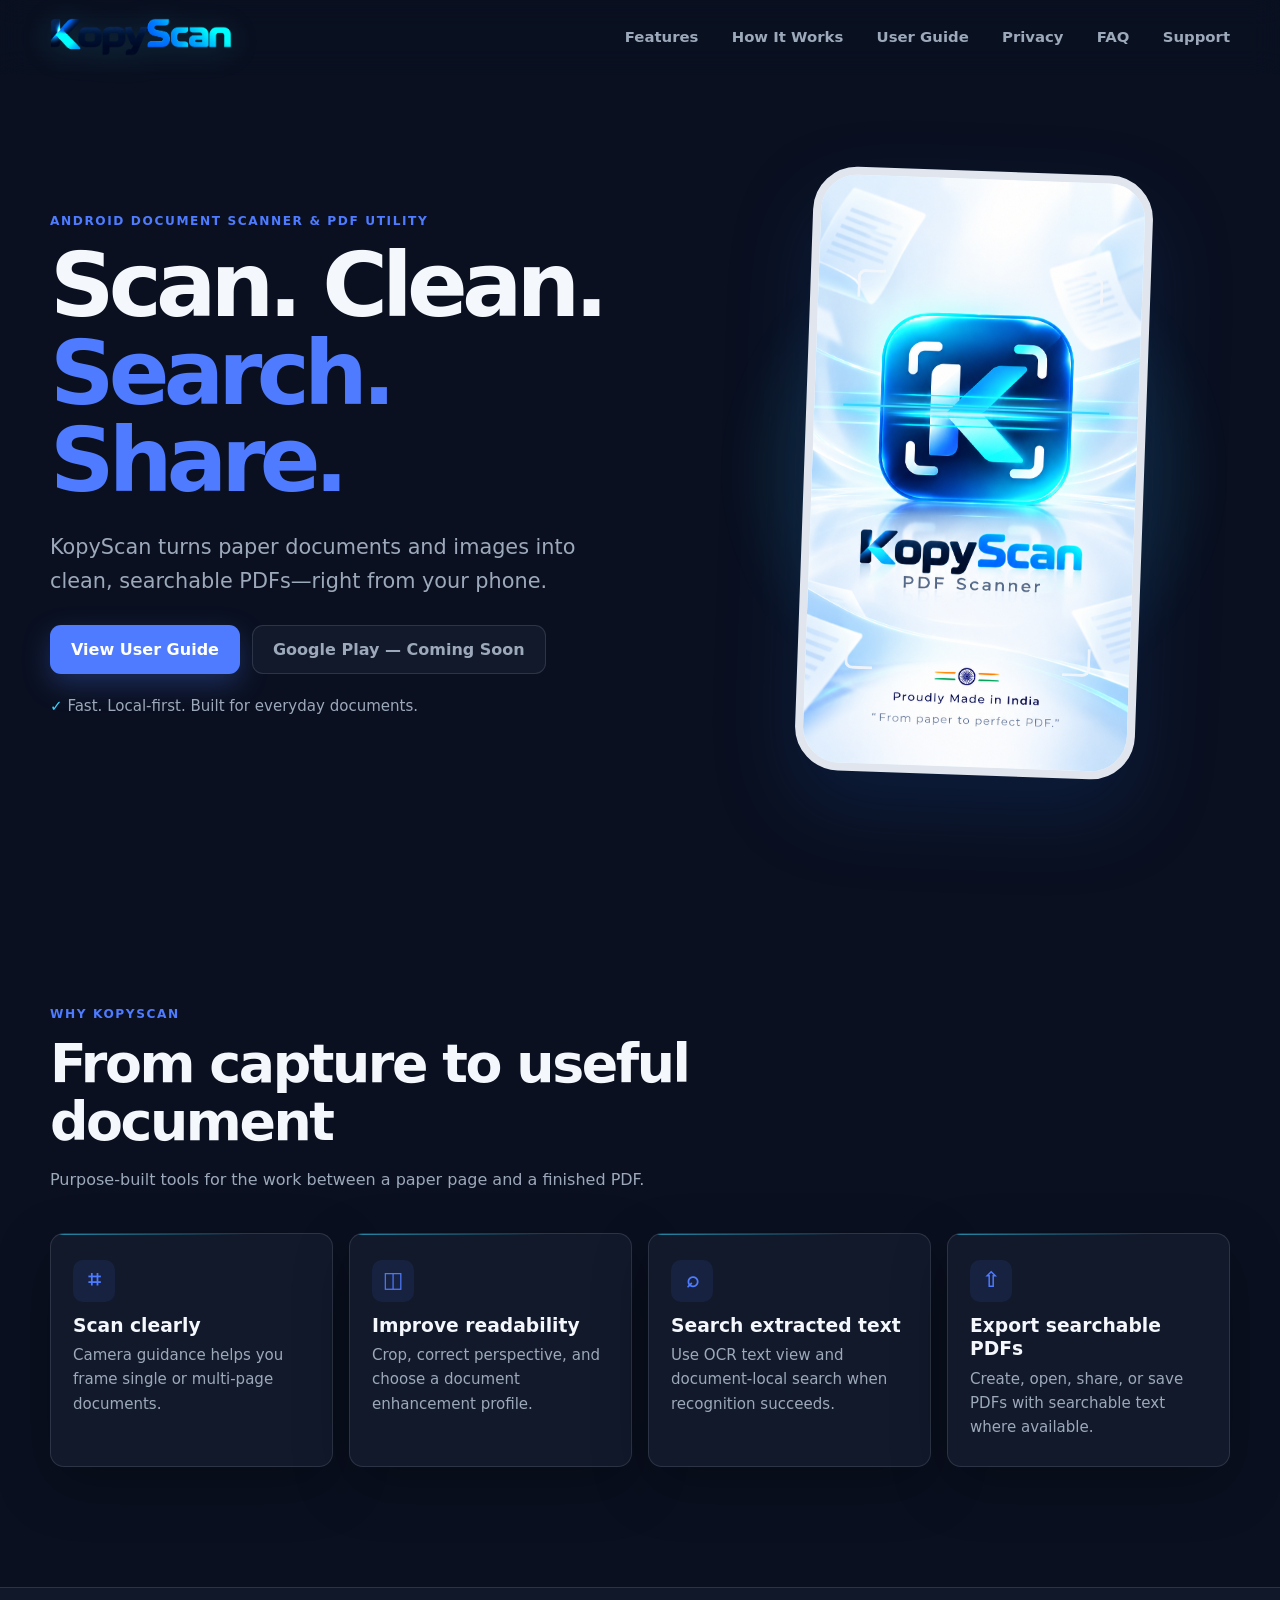
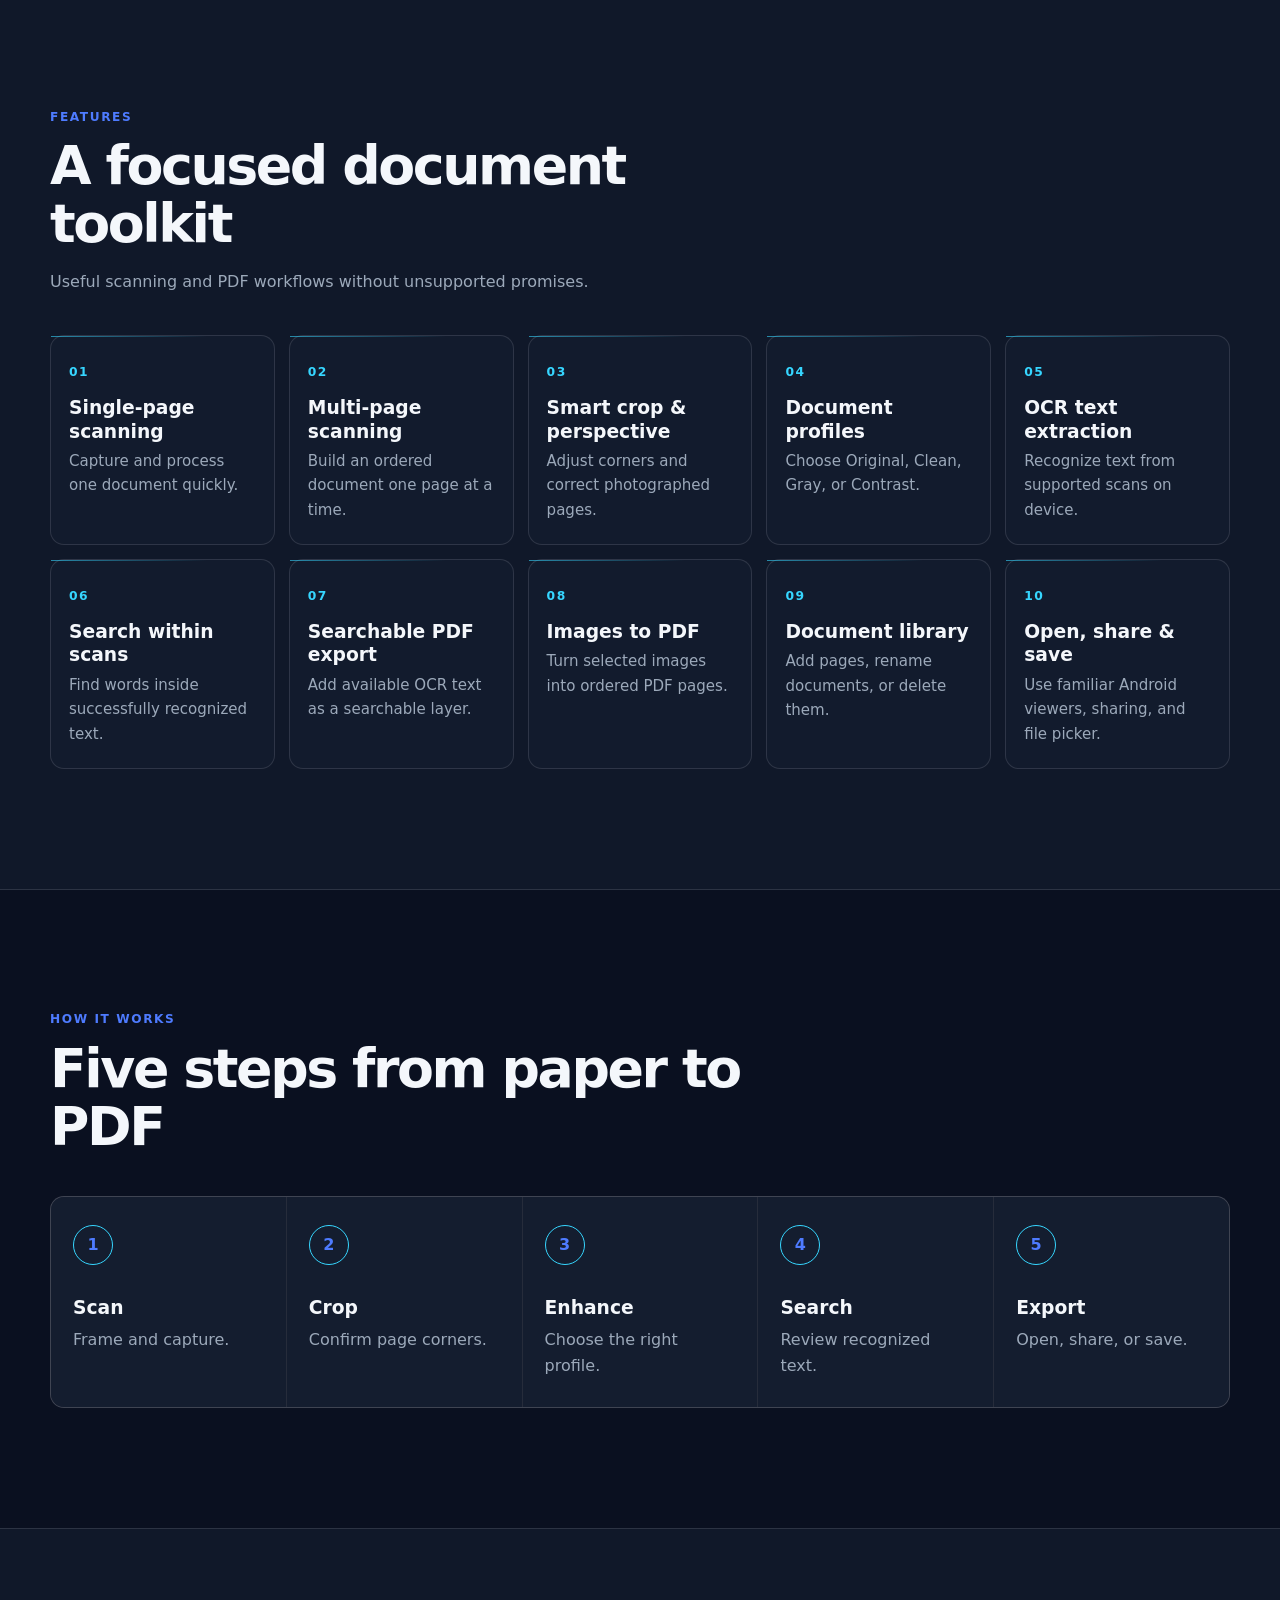
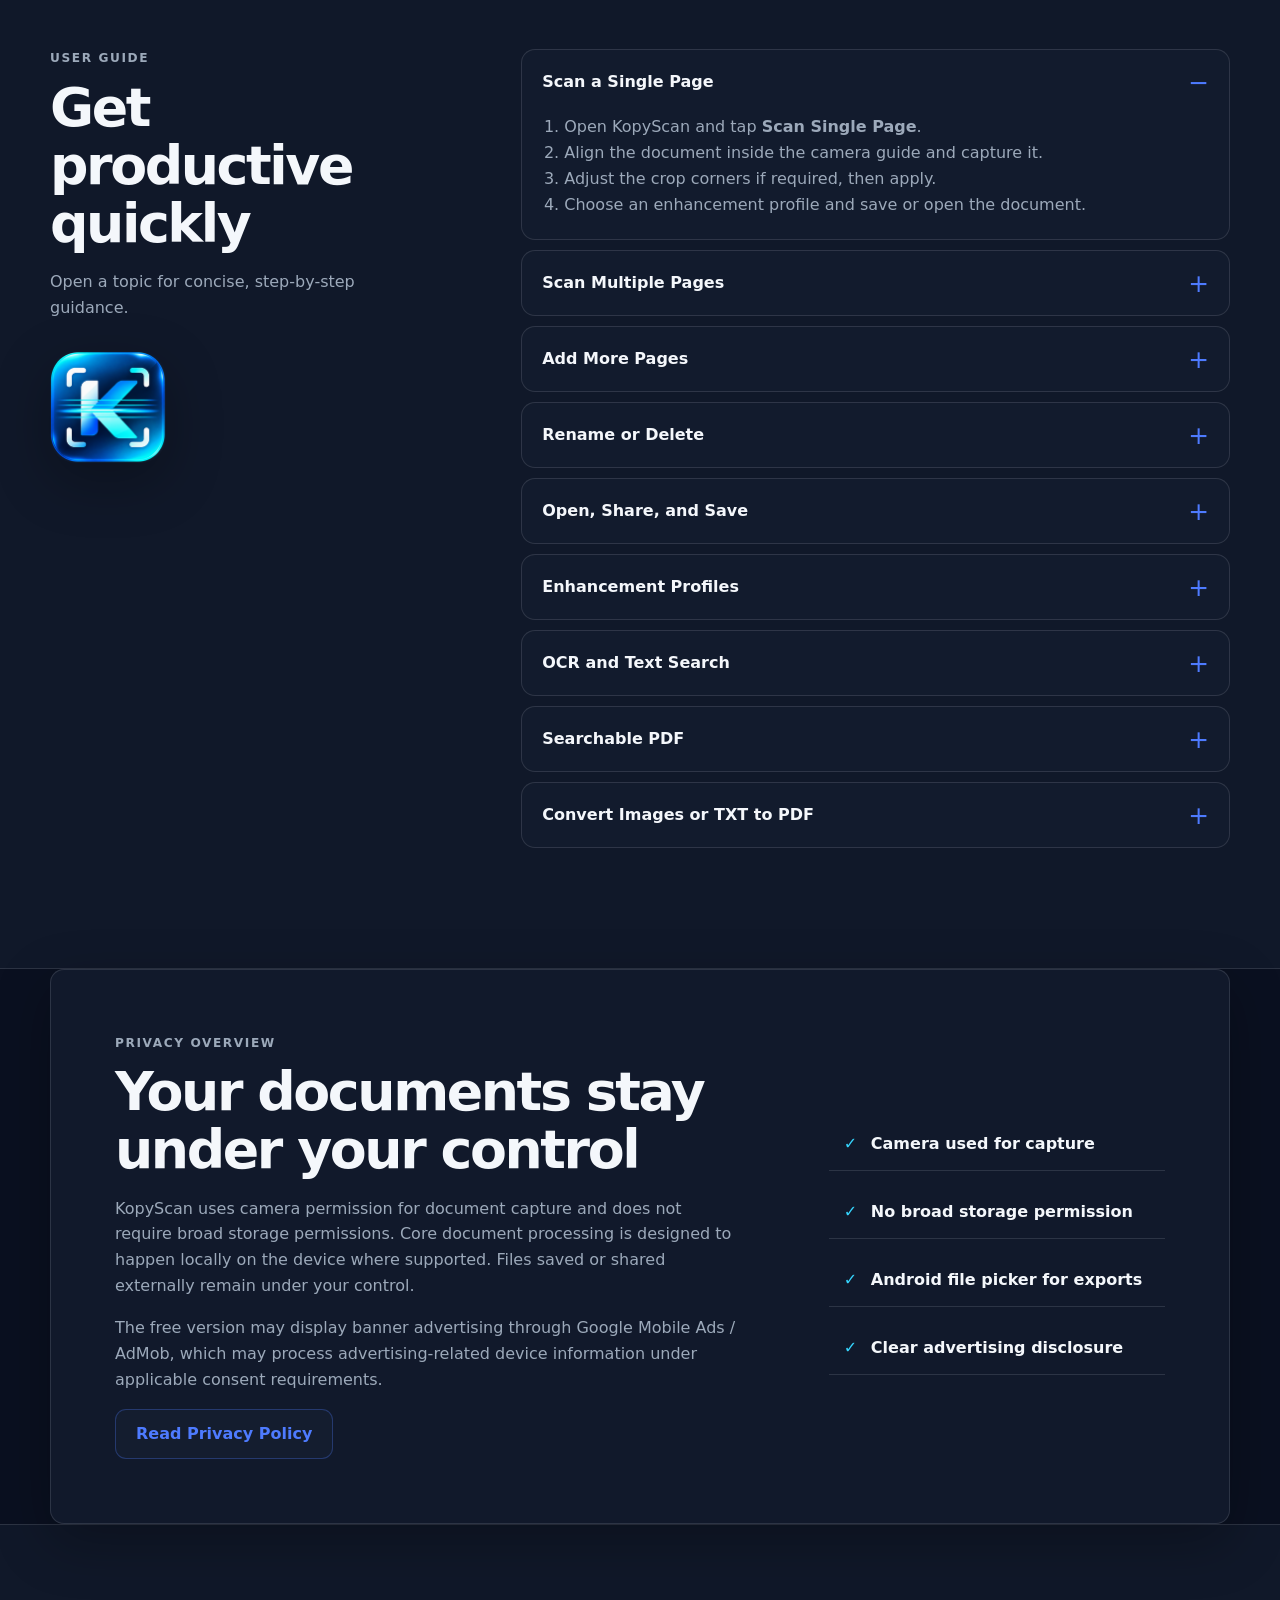
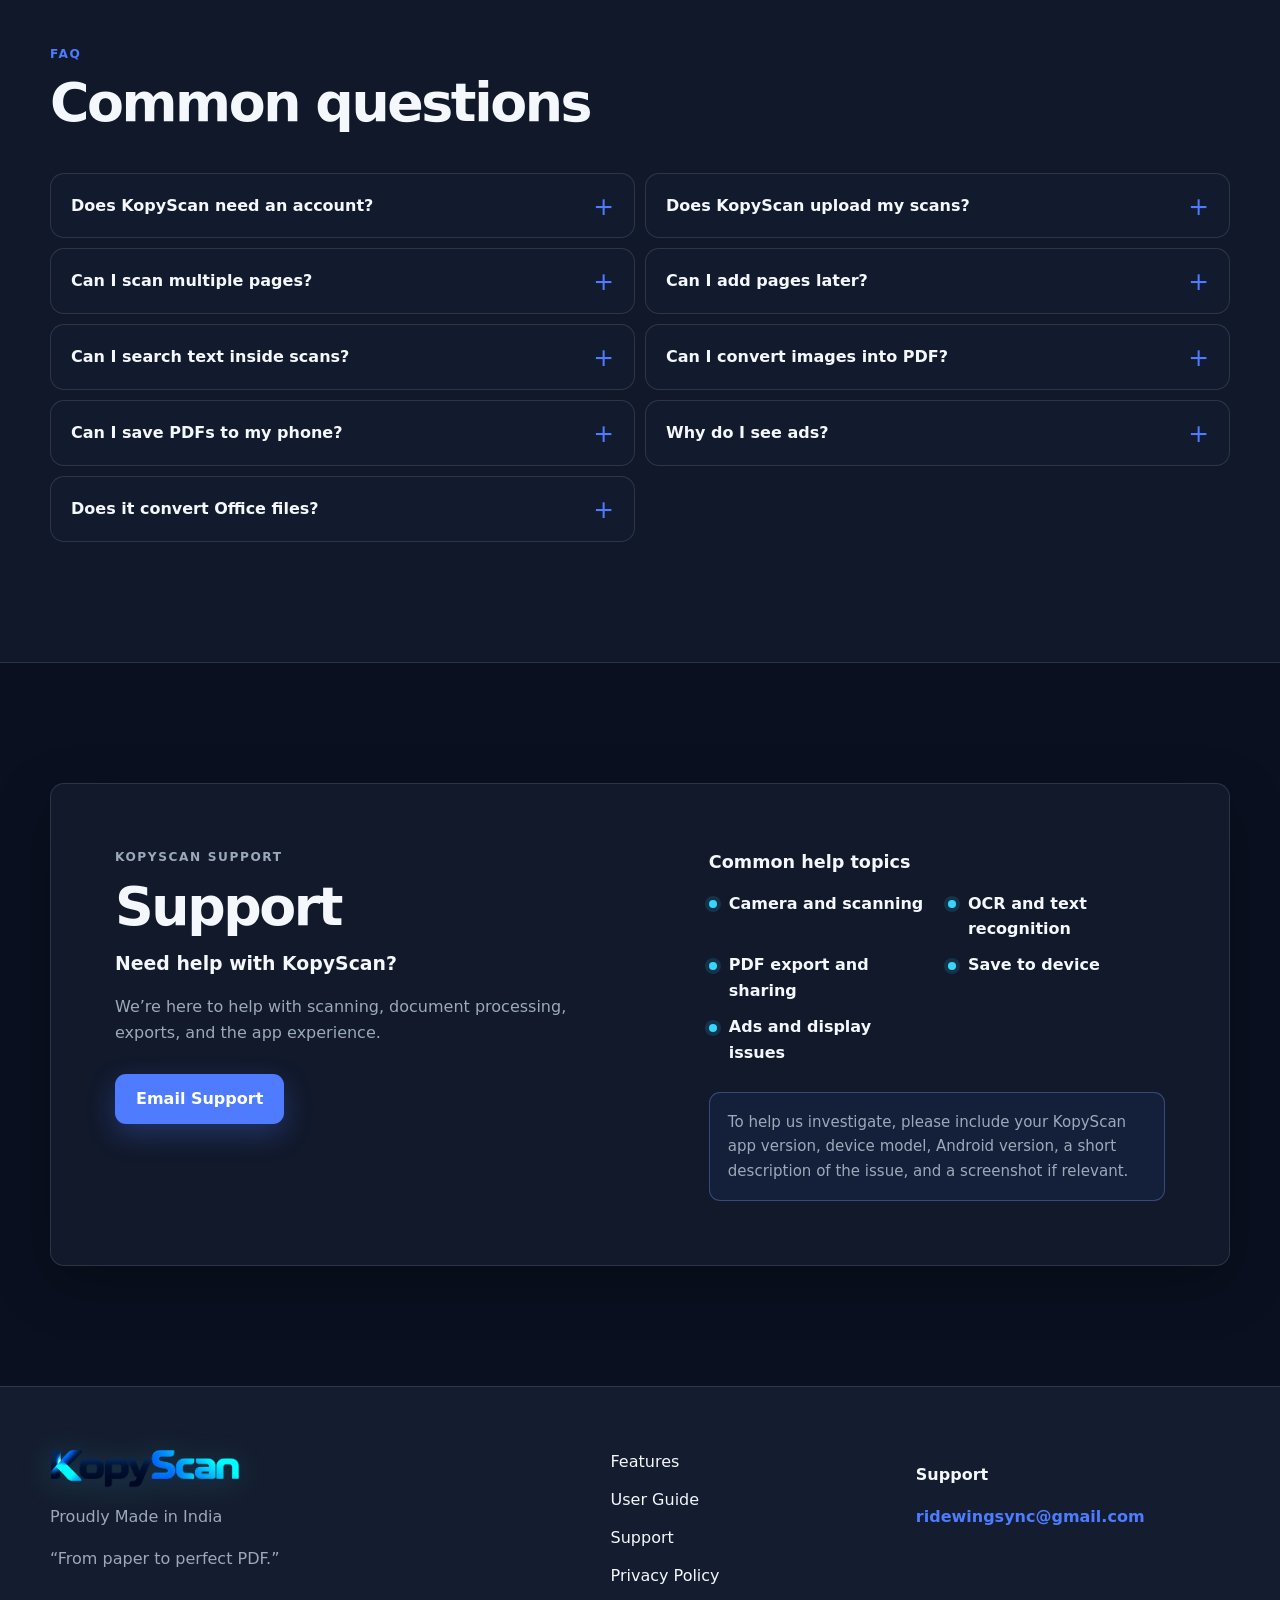
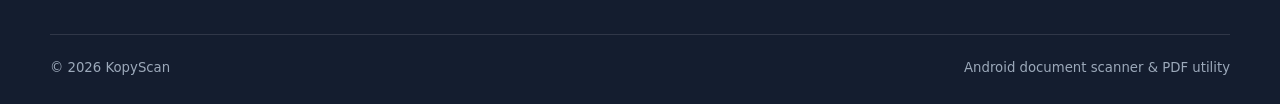
<file: index.html>
<!doctype html>
<html lang="en">
<head>
  <meta charset="utf-8">
  <meta name="viewport" content="width=device-width, initial-scale=1">
  <meta name="description" content="KopyScan is a document scanner and PDF utility for Android with multi-page scanning, OCR, searchable PDFs, enhancement modes, and image-to-PDF conversion.">
  <meta name="theme-color" content="#F6F7F9" id="theme-color">
  <meta property="og:title" content="KopyScan — PDF Scanner">
  <meta property="og:description" content="Scan, clean, search, and export documents from your Android phone.">
  <meta property="og:type" content="website">
  <meta property="og:image" content="Assets/store_logo.png">
  <title>KopyScan — PDF Scanner</title>
  <link rel="icon" type="image/png" href="Assets/app_icon.png">
  <link rel="stylesheet" href="styles.css">
  <script src="script.js" defer></script>
</head>
<body>
  <a class="skip-link" href="#main">Skip to content</a>
  <header class="site-header" data-header>
    <div class="shell nav-wrap">
      <a class="brand" href="#top" aria-label="KopyScan home">
        <img src="Assets/text_logo.png" alt="KopyScan" width="1852" height="381">
      </a>
      <button class="menu-button" type="button" aria-expanded="false" aria-controls="primary-nav" data-menu-button>
        <span class="sr-only">Toggle navigation</span><span></span><span></span><span></span>
      </button>
      <nav id="primary-nav" class="primary-nav" aria-label="Primary navigation" data-menu>
        <a href="#features">Features</a>
        <a href="#how-it-works">How It Works</a>
        <a href="#guide">User Guide</a>
        <a href="#privacy">Privacy</a>
        <a href="#faq">FAQ</a>
        <a href="#support">Support</a>
      </nav>
    </div>
  </header>

  <main id="main">
    <section class="hero shell" id="top">
      <div class="hero-copy reveal">
        <p class="eyebrow">Android document scanner &amp; PDF utility</p>
        <h1>Scan. Clean.<br><span>Search. Share.</span></h1>
        <p class="hero-lede">KopyScan turns paper documents and images into clean, searchable PDFs—right from your phone.</p>
        <div class="hero-actions">
          <a class="button primary" href="#guide">View User Guide</a>
          <span class="button disabled" aria-disabled="true">Google Play — Coming Soon</span>
        </div>
        <p class="trust-line"><span aria-hidden="true">✓</span> Fast. Local-first. Built for everyday documents.</p>
      </div>
      <div class="hero-visual reveal" aria-label="KopyScan branded app preview">
        <div class="phone-frame">
          <img src="Assets/splash_screen.png" alt="KopyScan app splash artwork" width="941" height="1672">
          <span class="scan-line" aria-hidden="true"></span>
          <span class="corner tl" aria-hidden="true"></span><span class="corner tr" aria-hidden="true"></span>
          <span class="corner br" aria-hidden="true"></span><span class="corner bl" aria-hidden="true"></span>
        </div>
        <div class="hero-orb" aria-hidden="true"></div>
      </div>
    </section>

    <section class="section shell" id="why">
      <div class="section-heading reveal">
        <p class="eyebrow">Why KopyScan</p>
        <h2>From capture to useful document</h2>
        <p>Purpose-built tools for the work between a paper page and a finished PDF.</p>
      </div>
      <div class="value-grid">
        <article class="glass-card reveal"><span class="card-icon">⌗</span><h3>Scan clearly</h3><p>Camera guidance helps you frame single or multi-page documents.</p></article>
        <article class="glass-card reveal"><span class="card-icon">◫</span><h3>Improve readability</h3><p>Crop, correct perspective, and choose a document enhancement profile.</p></article>
        <article class="glass-card reveal"><span class="card-icon">⌕</span><h3>Search extracted text</h3><p>Use OCR text view and document-local search when recognition succeeds.</p></article>
        <article class="glass-card reveal"><span class="card-icon">⇧</span><h3>Export searchable PDFs</h3><p>Create, open, share, or save PDFs with searchable text where available.</p></article>
      </div>
    </section>

    <section class="section section-tint" id="features">
      <div class="shell">
        <div class="section-heading reveal"><p class="eyebrow">Features</p><h2>A focused document toolkit</h2><p>Useful scanning and PDF workflows without unsupported promises.</p></div>
        <div class="feature-grid">
          <article class="feature-card reveal"><span>01</span><h3>Single-page scanning</h3><p>Capture and process one document quickly.</p></article>
          <article class="feature-card reveal"><span>02</span><h3>Multi-page scanning</h3><p>Build an ordered document one page at a time.</p></article>
          <article class="feature-card reveal"><span>03</span><h3>Smart crop &amp; perspective</h3><p>Adjust corners and correct photographed pages.</p></article>
          <article class="feature-card reveal"><span>04</span><h3>Document profiles</h3><p>Choose Original, Clean, Gray, or Contrast.</p></article>
          <article class="feature-card reveal"><span>05</span><h3>OCR text extraction</h3><p>Recognize text from supported scans on device.</p></article>
          <article class="feature-card reveal"><span>06</span><h3>Search within scans</h3><p>Find words inside successfully recognized text.</p></article>
          <article class="feature-card reveal"><span>07</span><h3>Searchable PDF export</h3><p>Add available OCR text as a searchable layer.</p></article>
          <article class="feature-card reveal"><span>08</span><h3>Images to PDF</h3><p>Turn selected images into ordered PDF pages.</p></article>
          <article class="feature-card reveal"><span>09</span><h3>Document library</h3><p>Add pages, rename documents, or delete them.</p></article>
          <article class="feature-card reveal"><span>10</span><h3>Open, share &amp; save</h3><p>Use familiar Android viewers, sharing, and file picker.</p></article>
        </div>
      </div>
    </section>

    <section class="section shell" id="how-it-works">
      <div class="section-heading reveal"><p class="eyebrow">How it works</p><h2>Five steps from paper to PDF</h2></div>
      <ol class="steps">
        <li class="reveal"><b>1</b><h3>Scan</h3><p>Frame and capture.</p></li>
        <li class="reveal"><b>2</b><h3>Crop</h3><p>Confirm page corners.</p></li>
        <li class="reveal"><b>3</b><h3>Enhance</h3><p>Choose the right profile.</p></li>
        <li class="reveal"><b>4</b><h3>Search</h3><p>Review recognized text.</p></li>
        <li class="reveal"><b>5</b><h3>Export</h3><p>Open, share, or save.</p></li>
      </ol>
    </section>

    <section class="section section-tint" id="guide">
      <div class="shell guide-layout">
        <div class="guide-intro reveal"><p class="eyebrow">User Guide</p><h2>Get productive quickly</h2><p>Open a topic for concise, step-by-step guidance.</p><img src="Assets/app_icon.png" alt="KopyScan scanner icon" width="931" height="901"></div>
        <div class="accordion reveal">
          <details open><summary>Scan a Single Page</summary><ol><li>Open KopyScan and tap <strong>Scan Single Page</strong>.</li><li>Align the document inside the camera guide and capture it.</li><li>Adjust the crop corners if required, then apply.</li><li>Choose an enhancement profile and save or open the document.</li></ol></details>
          <details><summary>Scan Multiple Pages</summary><ol><li>Tap <strong>Multiple Pages</strong>.</li><li>Capture, crop, and process each page.</li><li>Tap Done when finished. Pages remain ordered inside one document.</li></ol></details>
          <details><summary>Add More Pages</summary><p>Under Scanned Documents, open the three-dot menu, choose <strong>Add more pages</strong>, then scan. New pages append to the existing document.</p></details>
          <details><summary>Rename or Delete</summary><p>Use a document's three-dot menu. Choose <strong>Rename</strong> to save a new title, or <strong>Delete</strong> and confirm permanent removal.</p></details>
          <details><summary>Open, Share, and Save</summary><p><strong>Open</strong> launches a compatible document or PDF viewer. <strong>Share</strong> opens Android's sharing interface. <strong>Save to device</strong> opens Android's file picker so you control the destination and filename.</p></details>
          <details><summary>Enhancement Profiles</summary><dl><dt>Original</dt><dd>Preserves the natural scan appearance.</dd><dt>Clean</dt><dd>Improves lighting and background while preserving meaningful color.</dd><dt>Gray</dt><dd>Creates a continuous-tone grayscale document.</dd><dt>Contrast</dt><dd>A stronger high-contrast mode for forms, receipts, line art, and bold documents.</dd></dl></details>
          <details><summary>OCR and Text Search</summary><p>KopyScan extracts text from supported scans. Text view displays recognized content and lets you search it locally. OCR quality depends on the document, lighting, language, and image clarity, so results may not always be perfect.</p></details>
          <details><summary>Searchable PDF</summary><p>Export PDF uses the visible scanned pages and adds recognized OCR text as a searchable layer where available.</p></details>
          <details><summary>Convert Images or TXT to PDF</summary><p>Select one or more images to create ordered PDF pages, then open, share, or save the result. Plain TXT files can also be converted. Word, Excel, and PowerPoint formats are not currently supported.</p></details>
        </div>
      </div>
    </section>

    <section class="section shell privacy-panel reveal" id="privacy">
      <div><p class="eyebrow">Privacy overview</p><h2>Your documents stay under your control</h2><p>KopyScan uses camera permission for document capture and does not require broad storage permissions. Core document processing is designed to happen locally on the device where supported. Files saved or shared externally remain under your control.</p><p>The free version may display banner advertising through Google Mobile Ads / AdMob, which may process advertising-related device information under applicable consent requirements.</p><a class="button secondary" href="privacy.html">Read Privacy Policy</a></div>
      <ul class="privacy-points"><li><span>✓</span> Camera used for capture</li><li><span>✓</span> No broad storage permission</li><li><span>✓</span> Android file picker for exports</li><li><span>✓</span> Clear advertising disclosure</li></ul>
    </section>

    <section class="section section-tint" id="faq">
      <div class="shell faq-wrap"><div class="section-heading reveal"><p class="eyebrow">FAQ</p><h2>Common questions</h2></div>
        <div class="accordion two-column reveal">
          <details><summary>Does KopyScan need an account?</summary><p>No account is required for the current local scanning workflow.</p></details>
          <details><summary>Does KopyScan upload my scans?</summary><p>Core scanning is designed around local document processing. Third-party advertising services may process advertising-related information separately.</p></details>
          <details><summary>Can I scan multiple pages?</summary><p>Yes. Batch scanning keeps captured pages together in one ordered document.</p></details>
          <details><summary>Can I add pages later?</summary><p>Yes. Choose Add more pages from the document menu.</p></details>
          <details><summary>Can I search text inside scans?</summary><p>Yes, when OCR has successfully recognized the text.</p></details>
          <details><summary>Can I convert images into PDF?</summary><p>Yes. Selected images become PDF pages in their selected order.</p></details>
          <details><summary>Can I save PDFs to my phone?</summary><p>Yes, using Android's standard file picker.</p></details>
          <details><summary>Why do I see ads?</summary><p>The free version may display banner advertisements.</p></details>
          <details><summary>Does it convert Office files?</summary><p>Not currently. KopyScan focuses on reliable scanning, OCR, images, TXT, and PDF workflows.</p></details>
        </div>
      </div>
    </section>

    <section class="section shell" id="support">
      <div class="support-panel reveal">
        <div>
          <p class="eyebrow">KopyScan Support</p>
          <h2>Support</h2>
          <p class="support-intro">Need help with KopyScan?</p>
          <p>We’re here to help with scanning, document processing, exports, and the app experience.</p>
          <a class="button primary" href="mailto:ridewingsync@gmail.com?subject=KopyScan%20Support%20Request">Email Support</a>
        </div>
        <div class="support-details">
          <div>
            <h3>Common help topics</h3>
            <ul class="support-topics">
              <li>Camera and scanning</li>
              <li>OCR and text recognition</li>
              <li>PDF export and sharing</li>
              <li>Save to device</li>
              <li>Ads and display issues</li>
            </ul>
          </div>
          <p class="support-note">To help us investigate, please include your KopyScan app version, device model, Android version, a short description of the issue, and a screenshot if relevant.</p>
        </div>
      </div>
    </section>
  </main>

  <footer class="site-footer">
    <div class="shell footer-grid"><div><img src="Assets/text_logo.png" alt="KopyScan" width="1852" height="381"><p>Proudly Made in India</p><blockquote>“From paper to perfect PDF.”</blockquote></div><nav aria-label="Footer navigation"><a href="#features">Features</a><a href="#guide">User Guide</a><a href="#support">Support</a><a href="privacy.html">Privacy Policy</a></nav><div><h2>Support</h2><p><a class="footer-email" href="mailto:ridewingsync@gmail.com?subject=KopyScan%20Support%20Request">ridewingsync@gmail.com</a></p></div></div>
    <div class="shell copyright"><span>© <span data-year></span> KopyScan</span><span>Android document scanner &amp; PDF utility</span></div>
  </footer>
</body>
</html>
</file>
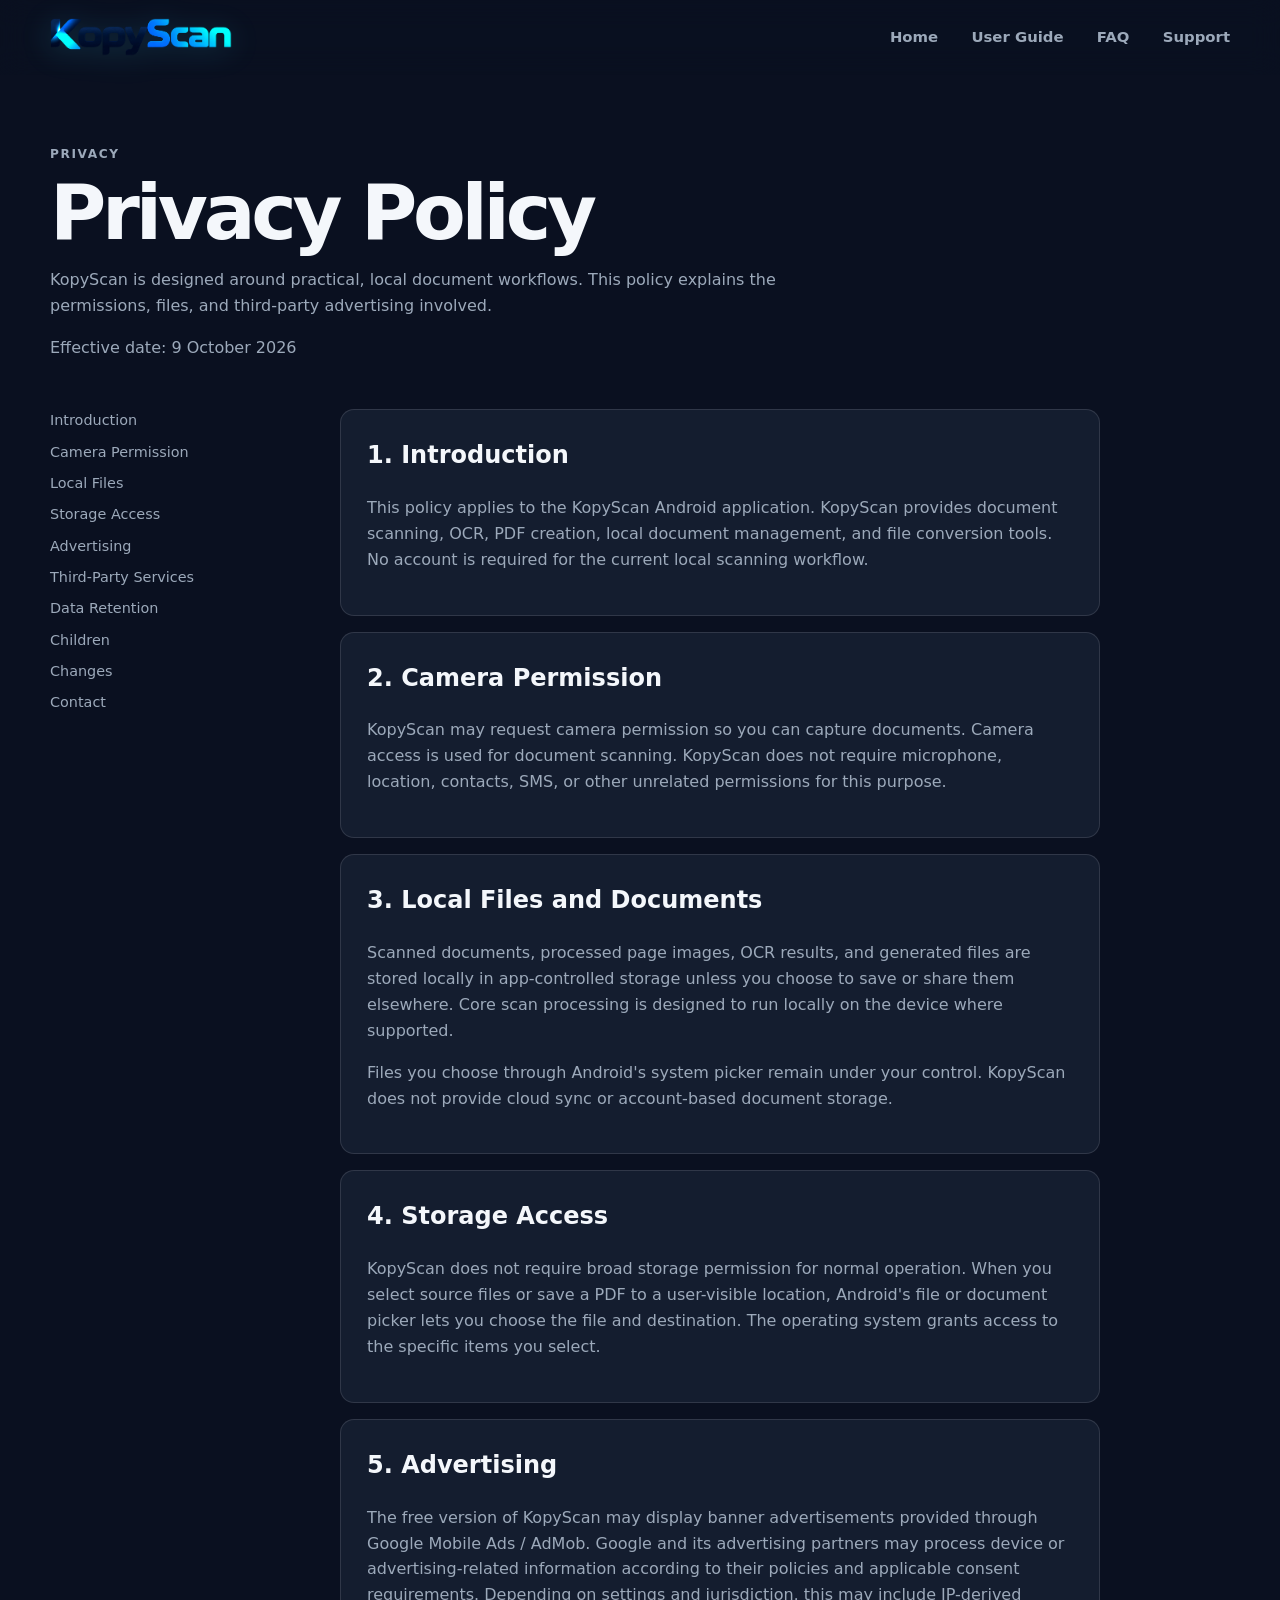
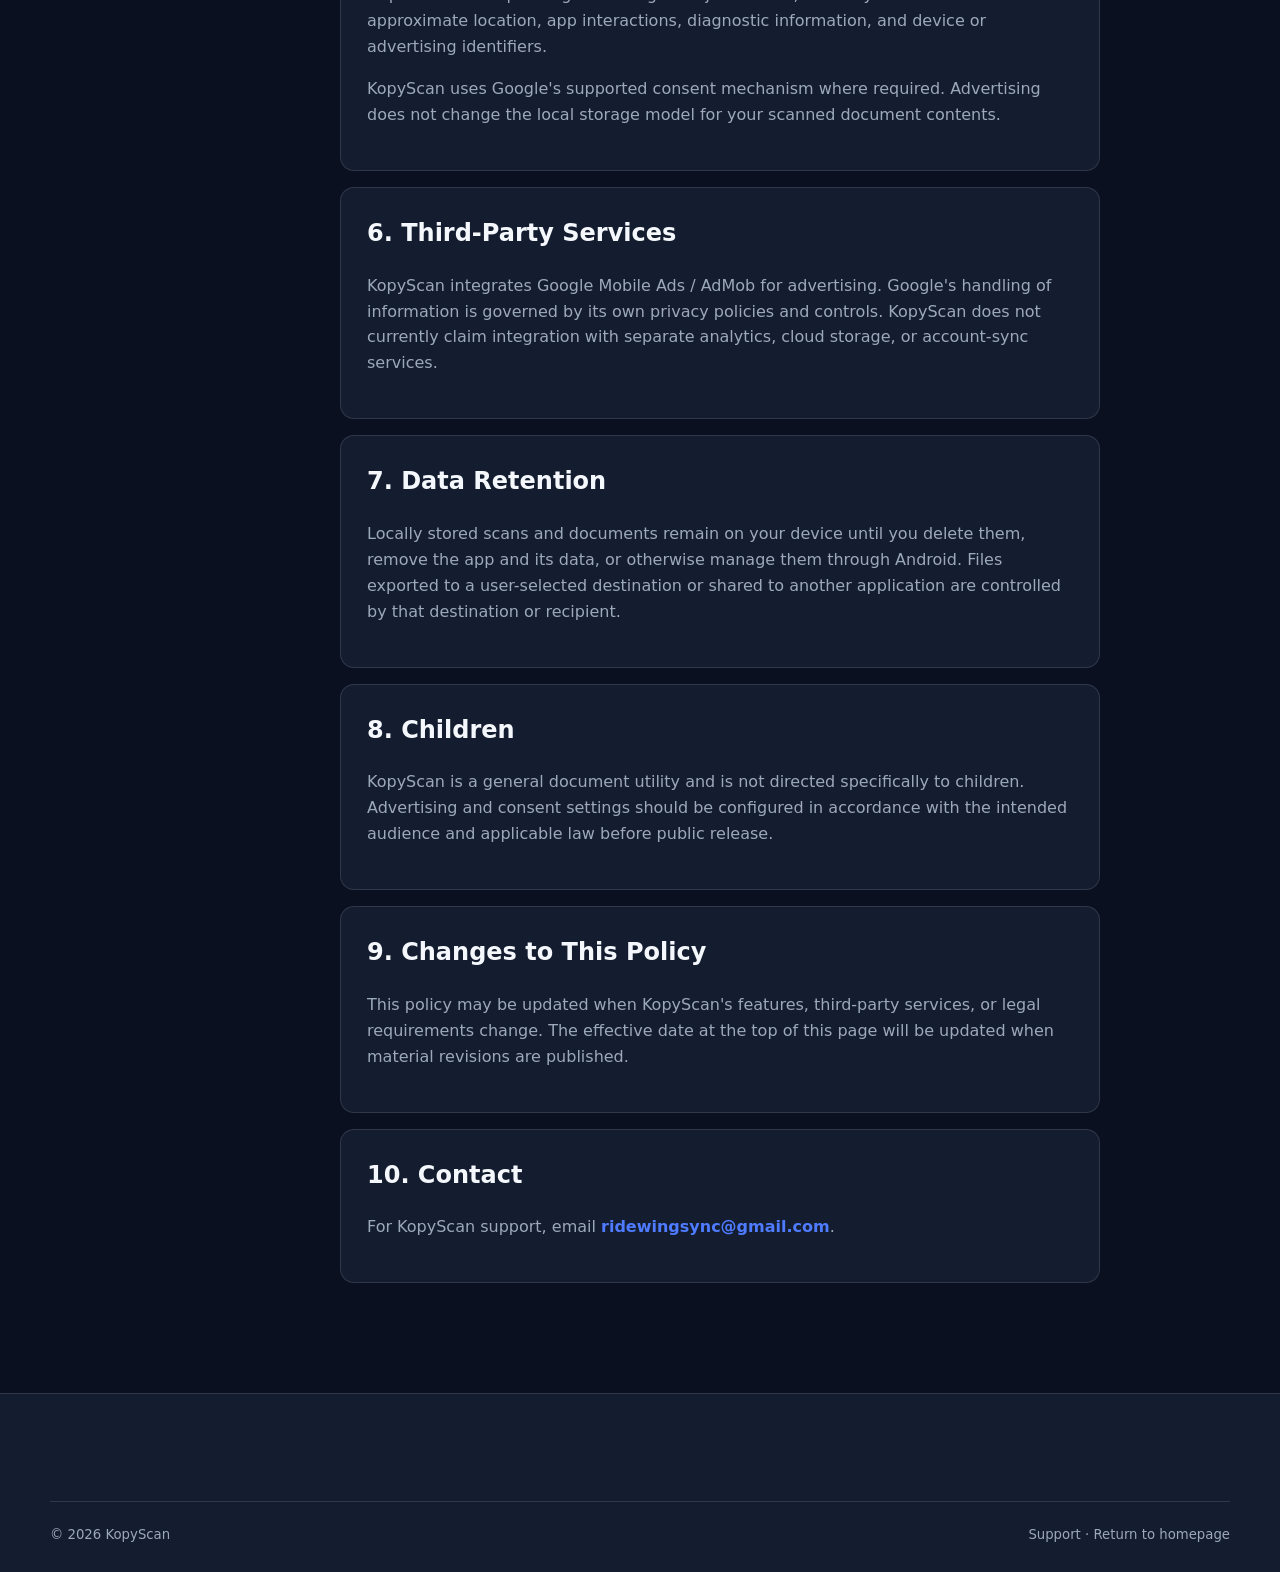
<file: privacy.html>
<!doctype html>
<html lang="en">
<head>
  <meta charset="utf-8">
  <meta name="viewport" content="width=device-width, initial-scale=1">
  <meta name="description" content="KopyScan privacy policy covering camera access, local files, storage, and advertising.">
  <meta name="theme-color" content="#F6F7F9" id="theme-color">
  <title>Privacy Policy — KopyScan</title>
  <link rel="icon" type="image/png" href="Assets/app_icon.png">
  <link rel="stylesheet" href="styles.css">
  <script src="script.js" defer></script>
</head>
<body>
  <a class="skip-link" href="#main">Skip to content</a>
  <header class="site-header" data-header><div class="shell nav-wrap"><a class="brand" href="index.html" aria-label="KopyScan home"><img src="Assets/text_logo.png" alt="KopyScan" width="1852" height="381"></a><nav class="primary-nav" aria-label="Policy navigation"><a href="index.html">Home</a><a href="index.html#guide">User Guide</a><a href="index.html#faq">FAQ</a><a href="index.html#support">Support</a></nav></div></header>
  <main id="main" class="shell policy-main">
    <header class="policy-hero"><p class="eyebrow">Privacy</p><h1>Privacy Policy</h1><p>KopyScan is designed around practical, local document workflows. This policy explains the permissions, files, and third-party advertising involved.</p><p class="policy-date">Effective date: 9 October 2026</p></header>
    <div class="policy-layout">
      <nav class="policy-nav" aria-label="Privacy policy sections"><a href="#introduction">Introduction</a><a href="#camera">Camera Permission</a><a href="#files">Local Files</a><a href="#storage">Storage Access</a><a href="#advertising">Advertising</a><a href="#services">Third-Party Services</a><a href="#retention">Data Retention</a><a href="#children">Children</a><a href="#changes">Changes</a><a href="#contact">Contact</a></nav>
      <article class="policy-content">
        <section id="introduction"><h2>1. Introduction</h2><p>This policy applies to the KopyScan Android application. KopyScan provides document scanning, OCR, PDF creation, local document management, and file conversion tools. No account is required for the current local scanning workflow.</p></section>
        <section id="camera"><h2>2. Camera Permission</h2><p>KopyScan may request camera permission so you can capture documents. Camera access is used for document scanning. KopyScan does not require microphone, location, contacts, SMS, or other unrelated permissions for this purpose.</p></section>
        <section id="files"><h2>3. Local Files and Documents</h2><p>Scanned documents, processed page images, OCR results, and generated files are stored locally in app-controlled storage unless you choose to save or share them elsewhere. Core scan processing is designed to run locally on the device where supported.</p><p>Files you choose through Android's system picker remain under your control. KopyScan does not provide cloud sync or account-based document storage.</p></section>
        <section id="storage"><h2>4. Storage Access</h2><p>KopyScan does not require broad storage permission for normal operation. When you select source files or save a PDF to a user-visible location, Android's file or document picker lets you choose the file and destination. The operating system grants access to the specific items you select.</p></section>
        <section id="advertising"><h2>5. Advertising</h2><p>The free version of KopyScan may display banner advertisements provided through Google Mobile Ads / AdMob. Google and its advertising partners may process device or advertising-related information according to their policies and applicable consent requirements. Depending on settings and jurisdiction, this may include IP-derived approximate location, app interactions, diagnostic information, and device or advertising identifiers.</p><p>KopyScan uses Google's supported consent mechanism where required. Advertising does not change the local storage model for your scanned document contents.</p></section>
        <section id="services"><h2>6. Third-Party Services</h2><p>KopyScan integrates Google Mobile Ads / AdMob for advertising. Google's handling of information is governed by its own privacy policies and controls. KopyScan does not currently claim integration with separate analytics, cloud storage, or account-sync services.</p></section>
        <section id="retention"><h2>7. Data Retention</h2><p>Locally stored scans and documents remain on your device until you delete them, remove the app and its data, or otherwise manage them through Android. Files exported to a user-selected destination or shared to another application are controlled by that destination or recipient.</p></section>
        <section id="children"><h2>8. Children</h2><p>KopyScan is a general document utility and is not directed specifically to children. Advertising and consent settings should be configured in accordance with the intended audience and applicable law before public release.</p></section>
        <section id="changes"><h2>9. Changes to This Policy</h2><p>This policy may be updated when KopyScan's features, third-party services, or legal requirements change. The effective date at the top of this page will be updated when material revisions are published.</p></section>
        <section id="contact"><h2>10. Contact</h2><p>For KopyScan support, email <a href="mailto:ridewingsync@gmail.com?subject=KopyScan%20Support%20Request">ridewingsync@gmail.com</a>.</p></section>
      </article>
    </div>
  </main>
  <footer class="site-footer"><div class="shell copyright"><span>© <span data-year></span> KopyScan</span><span><a href="index.html#support">Support</a> · <a href="index.html">Return to homepage</a></span></div></footer>
</body>
</html>
</file>
<file: styles.css>
:root {
  color-scheme: light;
  --bg: #f6f7f9;
  --surface: #ffffff;
  --surface-soft: rgba(255, 255, 255, .76);
  --text: #171a1f;
  --muted: #626a73;
  --accent: #315cf5;
  --cyan: #39bdf8;
  --line: rgba(23, 26, 31, .11);
  --shadow: 0 18px 50px rgba(28, 57, 102, .10);
  --header: rgba(246, 247, 249, .86);
  --radius: 14px;
  --max: 1180px;
}

html[data-theme="night"] {
  color-scheme: dark;
  --bg: #0a1020;
  --surface: #141d2f;
  --surface-soft: rgba(20, 29, 47, .78);
  --text: #f4f7fb;
  --muted: #9ca9ba;
  --accent: #4e7bff;
  --cyan: #36d6ff;
  --line: rgba(244, 247, 251, .12);
  --shadow: 0 18px 55px rgba(0, 0, 0, .28);
  --header: rgba(10, 16, 32, .88);
}

* { box-sizing: border-box; }
html { scroll-behavior: smooth; scroll-padding-top: 88px; }
body {
  margin: 0;
  overflow-x: hidden;
  background: var(--bg);
  color: var(--text);
  font-family: Inter, ui-sans-serif, system-ui, -apple-system, BlinkMacSystemFont, "Segoe UI", sans-serif;
  line-height: 1.62;
  transition: background-color .25s ease, color .25s ease;
}
img { display: block; max-width: 100%; height: auto; }
a { color: inherit; text-decoration: none; }
button, a { -webkit-tap-highlight-color: transparent; }
:focus-visible { outline: 3px solid var(--cyan); outline-offset: 4px; border-radius: 5px; }
.sr-only, .skip-link:not(:focus) { position: absolute; width: 1px; height: 1px; overflow: hidden; clip: rect(0 0 0 0); white-space: nowrap; }
.skip-link { z-index: 1000; top: 12px; left: 12px; padding: 10px 14px; background: var(--surface); color: var(--text); }
.shell { width: min(calc(100% - 40px), var(--max)); margin-inline: auto; }

.site-header { position: sticky; top: 0; z-index: 50; border-bottom: 1px solid transparent; background: var(--header); backdrop-filter: blur(14px); }
.site-header.scrolled { border-color: var(--line); }
.nav-wrap { min-height: 74px; display: flex; align-items: center; justify-content: space-between; gap: 30px; }
.brand { width: 182px; flex: 0 0 auto; }
.brand img, .site-footer img { filter: drop-shadow(0 4px 10px rgba(16, 87, 220, .10)); }
html[data-theme="night"] .brand img, html[data-theme="night"] .site-footer img { filter: brightness(1.5) drop-shadow(0 4px 14px rgba(54, 214, 255, .18)); }
.primary-nav { display: flex; align-items: center; gap: clamp(18px, 2.6vw, 34px); font-weight: 650; font-size: .93rem; }
.primary-nav a { color: var(--muted); transition: color .2s ease; }
.primary-nav a:hover { color: var(--accent); }
.menu-button { display: none; width: 44px; height: 44px; border: 1px solid var(--line); border-radius: 10px; background: var(--surface); }
.menu-button span:not(.sr-only) { display: block; width: 20px; height: 2px; margin: 4px auto; background: var(--text); }

.hero { min-height: min(810px, calc(100vh - 74px)); display: grid; grid-template-columns: 1.05fr .95fr; align-items: center; gap: clamp(44px, 8vw, 110px); padding-block: 72px 86px; }
.eyebrow { margin: 0 0 10px; color: var(--accent); font-size: .76rem; font-weight: 800; letter-spacing: .13em; text-transform: uppercase; }
.hero h1 { margin: 0; max-width: 760px; font-size: clamp(3rem, 7vw, 6.1rem); line-height: .98; letter-spacing: -.065em; }
.hero h1 span { color: var(--accent); }
.hero-lede { max-width: 650px; margin: 26px 0; color: var(--muted); font-size: clamp(1.05rem, 1.8vw, 1.3rem); }
.hero-actions { display: flex; flex-wrap: wrap; gap: 12px; }
.button { min-height: 48px; display: inline-flex; align-items: center; justify-content: center; padding: 11px 20px; border: 1px solid var(--line); border-radius: 11px; font-weight: 750; transition: transform .2s ease, box-shadow .2s ease; }
.button.primary { background: var(--accent); color: white; border-color: transparent; box-shadow: 0 10px 28px color-mix(in srgb, var(--accent) 28%, transparent); }
.button.secondary { background: var(--surface); color: var(--accent); border-color: color-mix(in srgb, var(--accent) 30%, transparent); }
.button:not(.disabled):hover { transform: translateY(-2px); box-shadow: var(--shadow); }
.button.disabled { color: var(--muted); background: var(--surface-soft); cursor: not-allowed; }
.trust-line { margin-top: 20px; color: var(--muted); font-size: .94rem; }
.trust-line span { color: var(--cyan); font-weight: 900; }
.hero-visual { position: relative; min-height: 570px; display: grid; place-items: center; }
.hero-orb { position: absolute; z-index: -1; width: min(520px, 100%); aspect-ratio: 1; border-radius: 50%; background: radial-gradient(circle, color-mix(in srgb, var(--cyan) 25%, transparent), transparent 68%); filter: blur(12px); }
.phone-frame { position: relative; width: min(340px, 82vw); aspect-ratio: 9/16; overflow: hidden; border: 8px solid color-mix(in srgb, var(--text) 85%, #7388a3); border-radius: 44px; background: #eaf6ff; box-shadow: 0 35px 80px rgba(21, 67, 142, .25), inset 0 0 0 2px rgba(255,255,255,.28); transform: rotate(2deg); }
.phone-frame img { width: 100%; height: 100%; object-fit: cover; }
.scan-line { position: absolute; left: 9%; right: 9%; top: 39%; height: 2px; background: var(--cyan); box-shadow: 0 0 14px 4px rgba(54, 214, 255, .75); animation: scan 3.8s ease-in-out infinite alternate; }
.corner { position: absolute; width: 28px; height: 28px; border-color: white; opacity: .9; }
.corner.tl { top: 16%; left: 12%; border-top: 3px solid; border-left: 3px solid; border-radius: 8px 0 0; }
.corner.tr { top: 16%; right: 12%; border-top: 3px solid; border-right: 3px solid; border-radius: 0 8px 0 0; }
.corner.br { bottom: 16%; right: 12%; border-bottom: 3px solid; border-right: 3px solid; border-radius: 0 0 8px; }
.corner.bl { bottom: 16%; left: 12%; border-bottom: 3px solid; border-left: 3px solid; border-radius: 0 0 0 8px; }
@keyframes scan { from { transform: translateY(-75px); } to { transform: translateY(75px); } }

.section { padding-block: clamp(74px, 10vw, 120px); }
.section-tint { background: color-mix(in srgb, var(--surface) 62%, transparent); border-block: 1px solid var(--line); }
.section-heading { max-width: 720px; margin-bottom: 40px; }
.section-heading h2, .privacy-panel h2, .guide-intro h2 { margin: 0 0 12px; font-size: clamp(2rem, 4.2vw, 3.45rem); line-height: 1.08; letter-spacing: -.045em; }
.section-heading > p:last-child, .guide-intro > p { color: var(--muted); }
.value-grid { display: grid; grid-template-columns: repeat(4, 1fr); gap: 16px; }
.glass-card, .feature-card, details, .privacy-panel { position: relative; border: 1px solid var(--line); border-radius: var(--radius); background: var(--surface-soft); box-shadow: var(--shadow); }
.glass-card { padding: 26px 22px; overflow: hidden; }
.glass-card::before, .feature-card::before { content: ""; position: absolute; inset: 0 auto auto 0; width: 70%; height: 1px; background: linear-gradient(90deg, var(--cyan), transparent); opacity: .6; }
.glass-card h3, .feature-card h3 { margin: 12px 0 6px; line-height: 1.25; }
.glass-card p, .feature-card p { margin: 0; color: var(--muted); font-size: .94rem; }
.card-icon { display: grid; place-items: center; width: 42px; height: 42px; color: var(--accent); background: color-mix(in srgb, var(--accent) 10%, transparent); border-radius: 10px; font-size: 1.35rem; font-weight: 800; }
.feature-grid { display: grid; grid-template-columns: repeat(5, 1fr); gap: 14px; }
.feature-card { padding: 22px 18px; min-height: 180px; box-shadow: none; }
.feature-card > span { color: var(--cyan); font-weight: 850; font-size: .77rem; letter-spacing: .12em; }
.steps { margin: 0; padding: 0; list-style: none; display: grid; grid-template-columns: repeat(5, 1fr); gap: 1px; background: var(--line); border: 1px solid var(--line); border-radius: var(--radius); overflow: hidden; }
.steps li { position: relative; min-height: 195px; padding: 28px 22px; background: var(--surface); }
.steps b { display: grid; place-items: center; width: 40px; height: 40px; border: 1px solid var(--cyan); border-radius: 50%; color: var(--accent); }
.steps h3 { margin: 28px 0 4px; }.steps p { margin: 0; color: var(--muted); }

.guide-layout { display: grid; grid-template-columns: minmax(230px, .7fr) minmax(0, 1.3fr); gap: clamp(34px, 7vw, 90px); align-items: start; }
.guide-intro { position: sticky; top: 110px; }
.guide-intro img { width: 116px; margin-top: 30px; border-radius: 26px; box-shadow: var(--shadow); }
.accordion { display: grid; gap: 10px; }
.accordion details { box-shadow: none; overflow: clip; }
.accordion summary { position: relative; cursor: pointer; padding: 19px 52px 19px 20px; font-weight: 760; list-style: none; }
.accordion summary::-webkit-details-marker { display: none; }
.accordion summary::after { content: "+"; position: absolute; right: 20px; top: 13px; color: var(--accent); font-size: 1.55rem; font-weight: 400; }
.accordion details[open] summary::after { content: "−"; }
.accordion details > p, .accordion details > ol, .accordion details > dl { margin: 0; padding: 0 22px 22px; color: var(--muted); }
.accordion ol { padding-left: 42px !important; }
.accordion dt { margin-top: 8px; color: var(--text); font-weight: 750; }.accordion dd { margin-left: 0; }
.two-column { grid-template-columns: 1fr 1fr; align-items: start; }

.privacy-panel { display: grid; grid-template-columns: 1.3fr .7fr; gap: clamp(30px, 7vw, 90px); padding: clamp(28px, 5vw, 64px); }
.privacy-panel p { color: var(--muted); }.privacy-points { margin: 0; padding: 0; list-style: none; align-self: center; display: grid; gap: 15px; }
.privacy-points li { padding: 13px 15px; border-bottom: 1px solid var(--line); font-weight: 650; }.privacy-points span { color: var(--cyan); margin-right: 8px; }

.support-panel { display: grid; grid-template-columns: 1.05fr .95fr; gap: clamp(30px, 7vw, 90px); padding: clamp(28px, 5vw, 64px); border: 1px solid var(--line); border-radius: var(--radius); background: var(--surface-soft); box-shadow: var(--shadow); }
.support-panel h2 { margin: 0 0 12px; font-size: clamp(2rem, 4.2vw, 3.45rem); line-height: 1.08; letter-spacing: -.045em; }.support-panel p { color: var(--muted); }
.support-intro { margin: 0; color: var(--text) !important; font-size: 1.18rem; font-weight: 750; }.support-panel .button { margin-top: 12px; }
.support-details { display: grid; gap: 26px; align-content: center; }.support-details h3 { margin: 0 0 14px; font-size: 1.1rem; }.support-topics { display: grid; grid-template-columns: 1fr 1fr; gap: 10px 22px; margin: 0; padding: 0; list-style: none; }.support-topics li { position: relative; padding-left: 20px; font-weight: 650; }.support-topics li::before { content: ""; position: absolute; top: .62em; left: 0; width: 8px; height: 8px; border-radius: 50%; background: var(--cyan); box-shadow: 0 0 0 4px color-mix(in srgb, var(--cyan) 14%, transparent); }.support-note { margin: 0; padding: 17px 18px; border: 1px solid color-mix(in srgb, var(--accent) 24%, var(--line)); border-radius: 11px; background: color-mix(in srgb, var(--accent) 7%, transparent); font-size: .94rem; }

.site-footer { padding: 62px 0 26px; background: var(--surface); border-top: 1px solid var(--line); }
.footer-grid { display: grid; grid-template-columns: 1.3fr .65fr .8fr; gap: 50px; }
.site-footer img { width: 190px; }.site-footer p, .site-footer blockquote { color: var(--muted); }.site-footer blockquote { margin: 8px 0 0; }
.site-footer nav { display: grid; align-content: start; gap: 12px; }.site-footer nav a:hover, .footer-email:hover, .policy-content a:hover { color: var(--accent); }.site-footer h2 { font-size: 1rem; }.footer-email, .policy-content a { color: var(--accent); font-weight: 650; }
.copyright { display: flex; justify-content: space-between; gap: 20px; margin-top: 45px; padding-top: 22px; border-top: 1px solid var(--line); color: var(--muted); font-size: .83rem; }

.policy-main { padding-block: 70px 110px; }.policy-hero { max-width: 780px; margin-bottom: 48px; }.policy-hero h1 { margin: 0 0 14px; font-size: clamp(2.7rem, 6vw, 5rem); line-height: 1; letter-spacing: -.055em; }.policy-hero p, .policy-date { color: var(--muted); }
.policy-layout { display: grid; grid-template-columns: 230px minmax(0, 760px); gap: 60px; }.policy-nav { position: sticky; top: 110px; align-self: start; display: grid; gap: 8px; }.policy-nav a { color: var(--muted); font-size: .9rem; }.policy-nav a:hover { color: var(--accent); }
.policy-content { display: grid; gap: 16px; }.policy-content section { scroll-margin-top: 100px; padding: 26px; border: 1px solid var(--line); border-radius: var(--radius); background: var(--surface); }.policy-content h2 { margin-top: 0; }.policy-content p, .policy-content li { color: var(--muted); }

.reveal { opacity: 1; transform: none; }
.reveal.reveal-pending { opacity: 0; transform: translateY(16px); transition: opacity .55s ease, transform .55s ease; }
.reveal.reveal-pending.visible { opacity: 1; transform: none; }

@media (max-width: 1000px) {
  .feature-grid { grid-template-columns: repeat(2, 1fr); }.value-grid { grid-template-columns: 1fr 1fr; }.hero { gap: 35px; }.phone-frame { width: min(300px, 80vw); }.hero-visual { min-height: 500px; }
}
@media (max-width: 760px) {
  .shell { width: min(calc(100% - 30px), var(--max)); }.menu-button { display: block; }.primary-nav { position: absolute; top: 66px; left: 15px; right: 15px; display: none; padding: 12px; border: 1px solid var(--line); border-radius: 12px; background: var(--surface); box-shadow: var(--shadow); }.primary-nav.open { display: grid; }.primary-nav a { padding: 10px; }
  .hero { grid-template-columns: minmax(0, 1fr); padding-top: 56px; text-align: center; }.hero-copy { min-width: 0; display: grid; justify-items: center; }.hero h1 { width: 100%; }.hero-visual { min-height: 470px; }.phone-frame { width: min(285px, 78vw); transform: none; }
  .steps { grid-template-columns: 1fr; }.steps li { min-height: auto; display: grid; grid-template-columns: 44px 1fr; column-gap: 16px; }.steps h3 { margin: 0; }.steps p { grid-column: 2; }
  .guide-layout, .privacy-panel, .support-panel, .footer-grid, .policy-layout { grid-template-columns: 1fr; }.guide-intro { position: static; }.guide-intro img { width: 84px; }.two-column { grid-template-columns: 1fr; }.policy-nav { display: none; }.copyright { flex-direction: column; }.privacy-panel { width: min(calc(100% - 30px), var(--max)); }.footer-grid { gap: 30px; }
}
@media (max-width: 480px) {
  .brand { width: 154px; }.hero h1 { font-size: clamp(2.65rem, 14vw, 4rem); }.hero-actions { width: 100%; }.hero-actions .button { width: 100%; }.hero-visual { min-height: 430px; }.value-grid, .feature-grid, .support-topics { grid-template-columns: 1fr; }.feature-card { min-height: 145px; }.section { padding-block: 68px; }.privacy-panel, .support-panel { padding: 24px 18px; }
}
@media (prefers-reduced-motion: reduce) {
  html { scroll-behavior: auto; } *, *::before, *::after { animation-duration: .01ms !important; animation-iteration-count: 1 !important; transition-duration: .01ms !important; }.reveal { opacity: 1; transform: none; }
}
</file>
